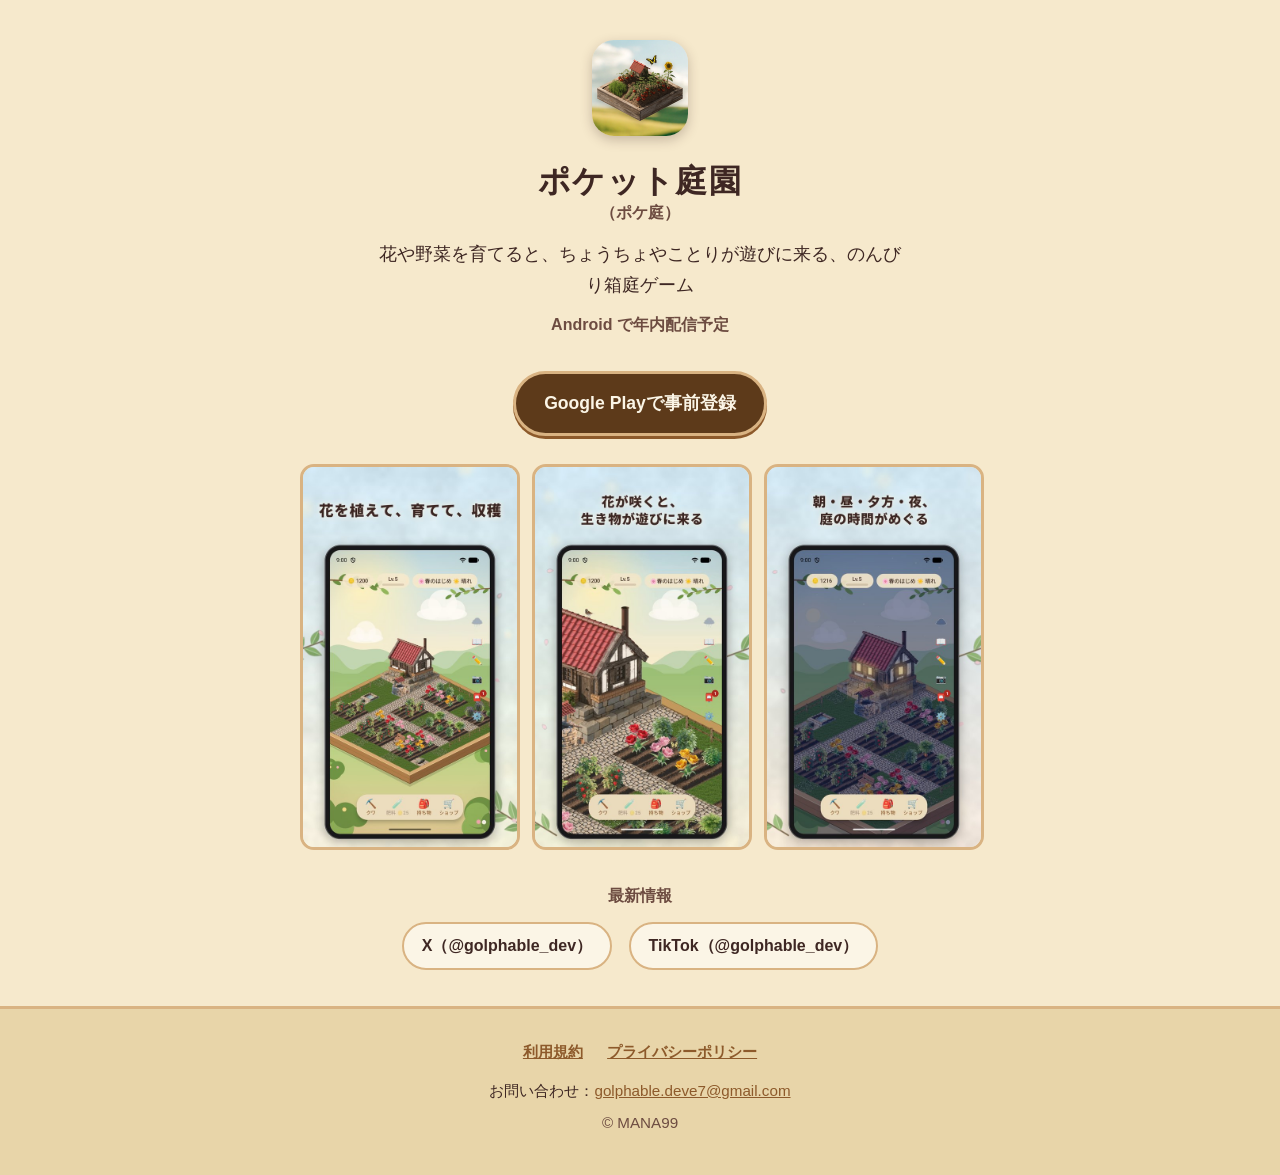
<file: index.html>
<!doctype html>
<html lang="ja">
<head>
  <meta charset="utf-8">
  <meta name="viewport" content="width=device-width, initial-scale=1">
  <title>ポケット庭園（ポケ庭）｜MANA99</title>
  <meta name="description" content="花や野菜を育てると、ちょうちょやことりが遊びに来る、のんびり箱庭ゲーム。Android で年内配信予定。">
  <meta property="og:title" content="ポケット庭園（ポケ庭）">
  <meta property="og:description" content="花や野菜を育てると、ちょうちょやことりが遊びに来る、のんびり箱庭ゲーム。">
  <meta property="og:image" content="https://guumana99.github.io/images/screen_garden.jpg">
  <meta property="og:type" content="website">
  <link rel="icon" href="favicon.png">
  <link rel="stylesheet" href="style.css">
</head>
<body>
  <main>
    <section class="hero">
      <img class="icon" src="images/icon.png" alt="ポケット庭園のアイコン" width="96" height="96">
      <h1>ポケット庭園<span class="short">（ポケ庭）</span></h1>
      <p class="lead">花や野菜を育てると、ちょうちょやことりが遊びに来る、のんびり箱庭ゲーム</p>
      <p class="release">Android で年内配信予定</p>
    </section>

    <div class="cta">
      <a class="button" href="https://play.google.com/store/apps/details?id=com.studioguu.miniaturegarden">Google Playで事前登録</a>
    </div>

    <div class="shots" aria-label="ゲームの画面">
      <img src="images/screen_garden.jpg" alt="花を植えて、育てて、収穫" width="540" height="960" loading="lazy">
      <img src="images/screen_creatures.jpg" alt="花が咲くと、生き物が遊びに来る" width="540" height="960" loading="lazy">
      <img src="images/screen_time.jpg" alt="朝・昼・夕方・夜、庭の時間がめぐる" width="540" height="960" loading="lazy">
    </div>

    <section class="sns">
      <h2>最新情報</h2>
      <a href="https://x.com/golphable_dev">X（@golphable_dev）</a>
      <a href="https://www.tiktok.com/@golphable_dev">TikTok（@golphable_dev）</a>
    </section>
  </main>

  <footer>
    <p class="links">
      <a href="terms.html">利用規約</a>
      <a href="https://guumana99.github.io/privacy-policy_pocketgarden/">プライバシーポリシー</a>
    </p>
    <p>お問い合わせ：<a href="mailto:golphable.deve7@gmail.com">golphable.deve7@gmail.com</a></p>
    <p class="copy">© MANA99</p>
  </footer>
</body>
</html>
</file>
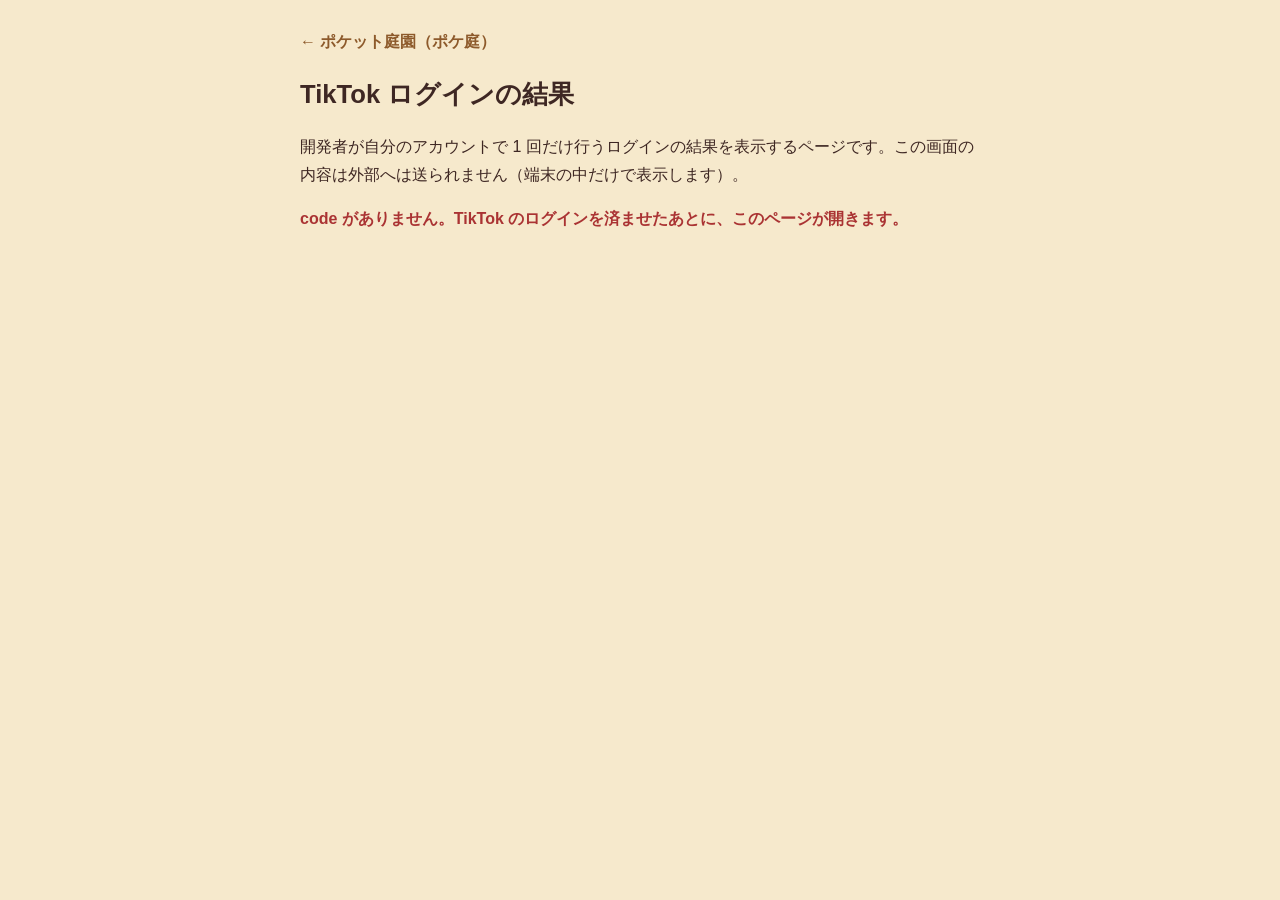
<file: tiktok/callback/index.html>
<!doctype html>
<html lang="ja">
<head>
  <meta charset="utf-8">
  <meta name="viewport" content="width=device-width, initial-scale=1">
  <meta name="robots" content="noindex, nofollow">
  <meta name="referrer" content="no-referrer">
  <title>TikTok ログインの結果｜ポケット庭園（ポケ庭）</title>
  <link rel="icon" href="../../favicon.png">
  <link rel="stylesheet" href="../../style.css">
  <style>
    .code-box { background: var(--parchment-pale); border: 3px solid var(--wood); border-radius: 12px; padding: 16px; margin: 16px 0; word-break: break-all; }
    .code-box .label { font-size: 0.9rem; color: var(--ink-soft); margin: 0 0 4px; }
    .code-box .value { font-size: 1.5rem; font-weight: bold; font-family: ui-monospace, Consolas, monospace; margin: 0 0 12px; }
    .big-button { display: block; width: 100%; font-size: 1.4rem; padding: 14px; border: 3px solid var(--wood-dark); border-radius: 12px; background: var(--wood); color: #fff; cursor: pointer; }
    .ok { color: var(--leaf); font-weight: bold; min-height: 1.6em; }
    .error { color: #a33; font-weight: bold; }
  </style>
</head>
<body>
  <div class="doc">
    <header><a href="../../">← ポケット庭園（ポケ庭）</a></header>
    <h1>TikTok ログインの結果</h1>
    <p>開発者が自分のアカウントで 1 回だけ行うログインの結果を表示するページです。この画面の内容は外部へは送られません（端末の中だけで表示します）。</p>

    <div id="result" hidden>
      <div class="code-box">
        <p class="label">code</p>
        <p class="value" id="code"></p>
        <p class="label">state</p>
        <p class="value" id="state"></p>
      </div>
      <button class="big-button" id="copy" type="button">コピー</button>
      <p class="ok" id="copied" role="status"></p>
      <p>「コピー」を押してから、PC の黒い画面（login.py）に貼り付けて Enter を押してください。</p>
    </div>
    <p class="error" id="error" hidden></p>
  </div>

  <script>
    (function () {
      var q = new URLSearchParams(location.search);
      var code = q.get("code"), state = q.get("state") || "";
      var err = q.get("error");
      var result = document.getElementById("result");
      var error = document.getElementById("error");
      if (err || !code) {
        error.hidden = false;
        error.textContent = err
          ? "ログインが完了しませんでした（" + err + (q.get("error_description") ? "：" + q.get("error_description") : "") + "）。もう一度やり直してください。"
          : "code がありません。TikTok のログインを済ませたあとに、このページが開きます。";
        return;
      }
      document.getElementById("code").textContent = code;
      document.getElementById("state").textContent = state;
      result.hidden = false;
      // 履歴に code が残らないよう、アドレスから取り除く
      try { history.replaceState(null, "", location.pathname); } catch (e) {}
      var text = "code=" + encodeURIComponent(code) + "&state=" + encodeURIComponent(state);
      document.getElementById("copy").addEventListener("click", function () {
        var done = function () { document.getElementById("copied").textContent = "コピーしました。"; };
        if (navigator.clipboard && navigator.clipboard.writeText) {
          navigator.clipboard.writeText(text).then(done, function () { fallback(text, done); });
        } else { fallback(text, done); }
      });
      function fallback(t, done) {
        var ta = document.createElement("textarea");
        ta.value = t; document.body.appendChild(ta); ta.select();
        try { document.execCommand("copy"); done(); } catch (e) { document.getElementById("copied").textContent = "コピーできませんでした。上の code と state を手で選んで貼ってください。"; }
        document.body.removeChild(ta);
      }
    })();
  </script>
</body>
</html>
</file>
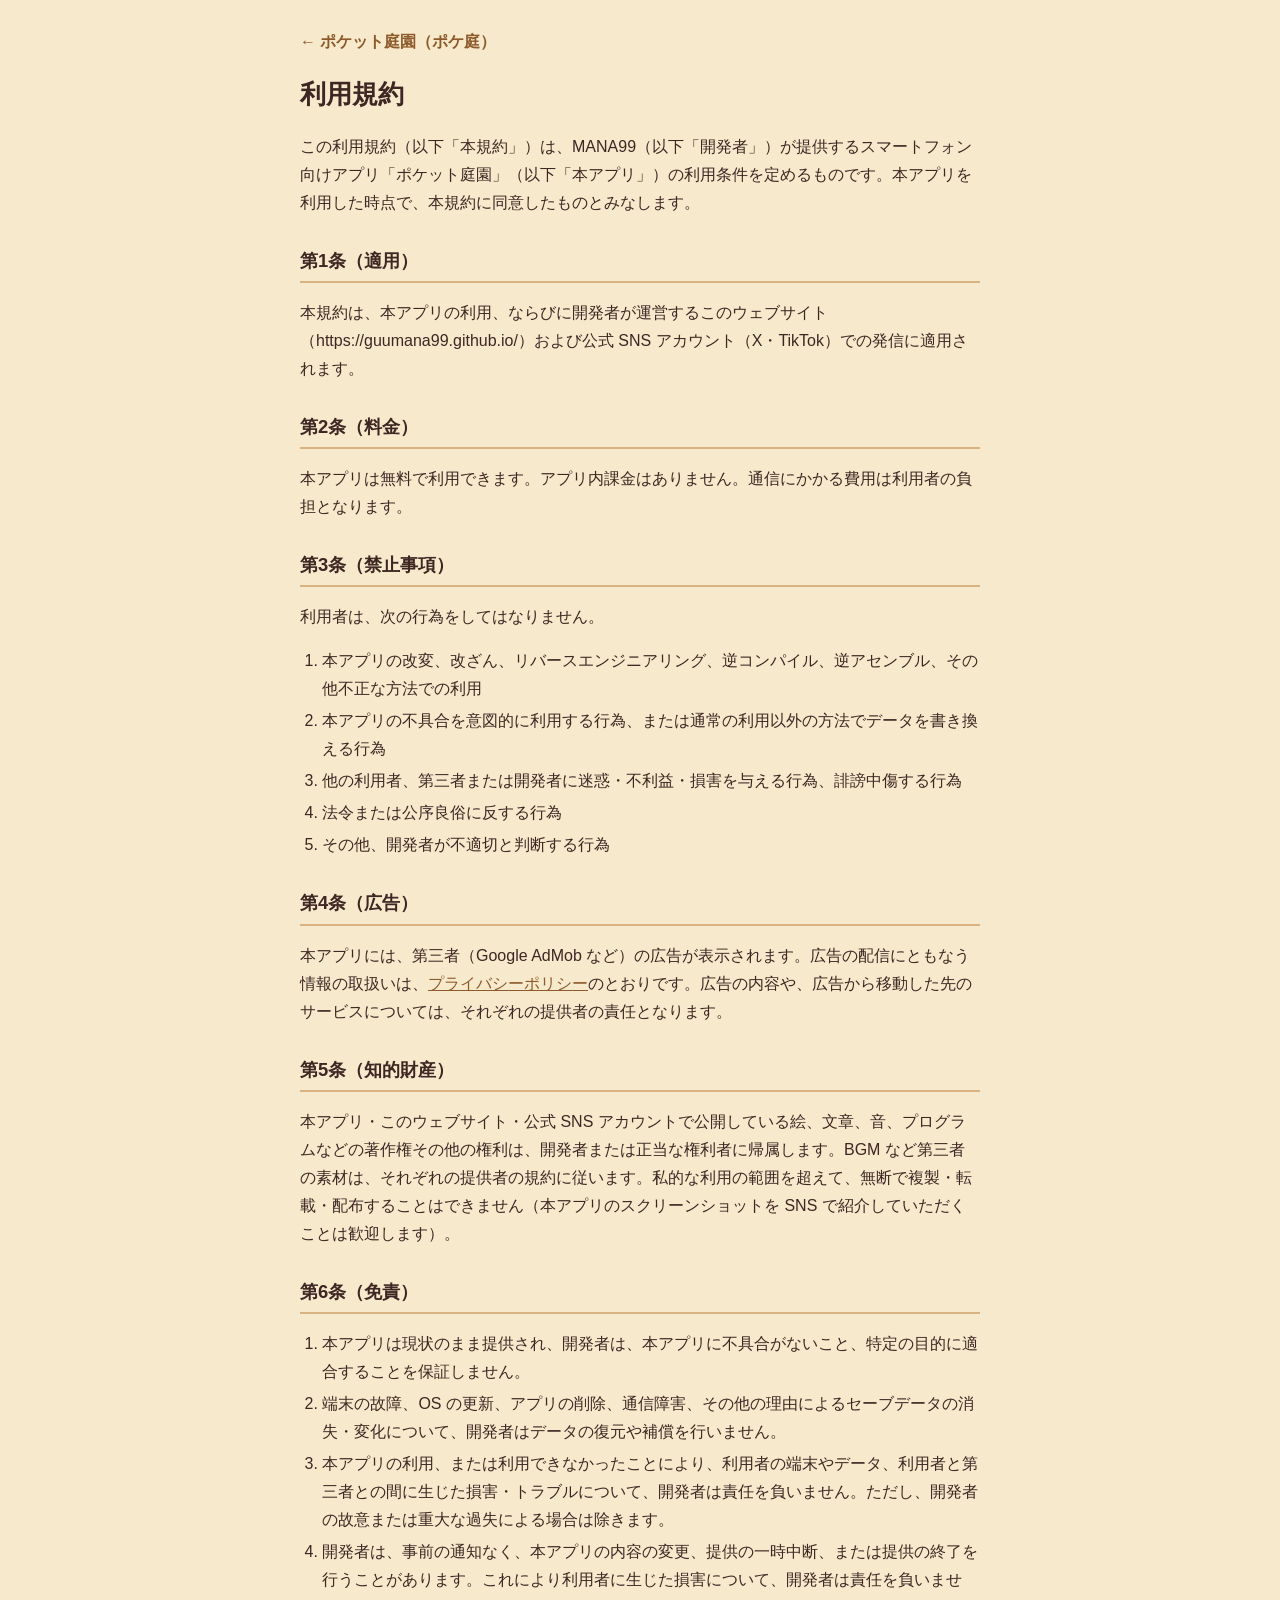
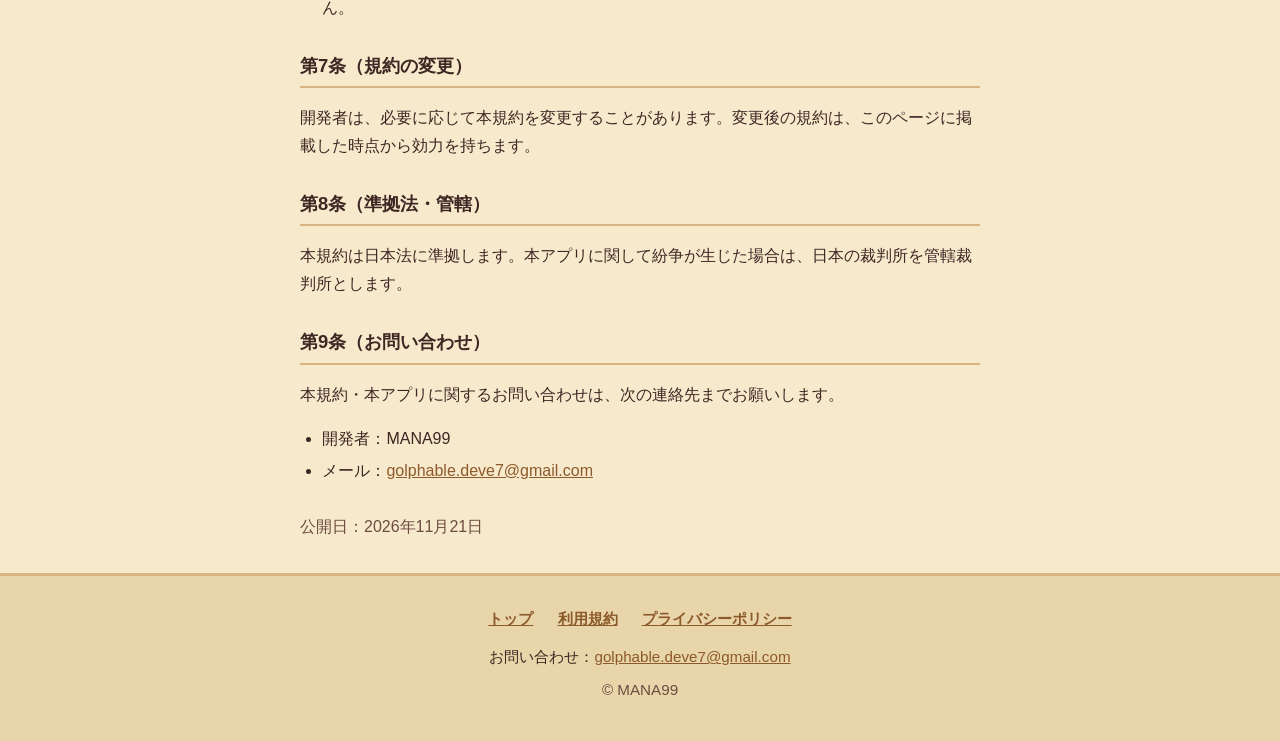
<file: terms.html>
<!doctype html>
<html lang="ja">
<head>
  <meta charset="utf-8">
  <meta name="viewport" content="width=device-width, initial-scale=1">
  <title>利用規約｜ポケット庭園（ポケ庭）</title>
  <link rel="icon" href="favicon.png">
  <link rel="stylesheet" href="style.css">
</head>
<body>
  <div class="doc">
    <header><a href="./">← ポケット庭園（ポケ庭）</a></header>
    <h1>利用規約</h1>

    <p>この利用規約（以下「本規約」）は、MANA99（以下「開発者」）が提供するスマートフォン向けアプリ「ポケット庭園」（以下「本アプリ」）の利用条件を定めるものです。本アプリを利用した時点で、本規約に同意したものとみなします。</p>

    <h2>第1条（適用）</h2>
    <p>本規約は、本アプリの利用、ならびに開発者が運営するこのウェブサイト（https://guumana99.github.io/）および公式 SNS アカウント（X・TikTok）での発信に適用されます。</p>

    <h2>第2条（料金）</h2>
    <p>本アプリは無料で利用できます。アプリ内課金はありません。通信にかかる費用は利用者の負担となります。</p>

    <h2>第3条（禁止事項）</h2>
    <p>利用者は、次の行為をしてはなりません。</p>
    <ol>
      <li>本アプリの改変、改ざん、リバースエンジニアリング、逆コンパイル、逆アセンブル、その他不正な方法での利用</li>
      <li>本アプリの不具合を意図的に利用する行為、または通常の利用以外の方法でデータを書き換える行為</li>
      <li>他の利用者、第三者または開発者に迷惑・不利益・損害を与える行為、誹謗中傷する行為</li>
      <li>法令または公序良俗に反する行為</li>
      <li>その他、開発者が不適切と判断する行為</li>
    </ol>

    <h2>第4条（広告）</h2>
    <p>本アプリには、第三者（Google AdMob など）の広告が表示されます。広告の配信にともなう情報の取扱いは、<a href="https://guumana99.github.io/privacy-policy_pocketgarden/">プライバシーポリシー</a>のとおりです。広告の内容や、広告から移動した先のサービスについては、それぞれの提供者の責任となります。</p>

    <h2>第5条（知的財産）</h2>
    <p>本アプリ・このウェブサイト・公式 SNS アカウントで公開している絵、文章、音、プログラムなどの著作権その他の権利は、開発者または正当な権利者に帰属します。BGM など第三者の素材は、それぞれの提供者の規約に従います。私的な利用の範囲を超えて、無断で複製・転載・配布することはできません（本アプリのスクリーンショットを SNS で紹介していただくことは歓迎します）。</p>

    <h2>第6条（免責）</h2>
    <ol>
      <li>本アプリは現状のまま提供され、開発者は、本アプリに不具合がないこと、特定の目的に適合することを保証しません。</li>
      <li>端末の故障、OS の更新、アプリの削除、通信障害、その他の理由によるセーブデータの消失・変化について、開発者はデータの復元や補償を行いません。</li>
      <li>本アプリの利用、または利用できなかったことにより、利用者の端末やデータ、利用者と第三者との間に生じた損害・トラブルについて、開発者は責任を負いません。ただし、開発者の故意または重大な過失による場合は除きます。</li>
      <li>開発者は、事前の通知なく、本アプリの内容の変更、提供の一時中断、または提供の終了を行うことがあります。これにより利用者に生じた損害について、開発者は責任を負いません。</li>
    </ol>

    <h2>第7条（規約の変更）</h2>
    <p>開発者は、必要に応じて本規約を変更することがあります。変更後の規約は、このページに掲載した時点から効力を持ちます。</p>

    <h2>第8条（準拠法・管轄）</h2>
    <p>本規約は日本法に準拠します。本アプリに関して紛争が生じた場合は、日本の裁判所を管轄裁判所とします。</p>

    <h2>第9条（お問い合わせ）</h2>
    <p>本規約・本アプリに関するお問い合わせは、次の連絡先までお願いします。</p>
    <ul>
      <li>開発者：MANA99</li>
      <li>メール：<a href="mailto:golphable.deve7@gmail.com">golphable.deve7@gmail.com</a></li>
    </ul>

    <p class="dates">公開日：2026年11月21日</p>
  </div>

  <footer>
    <p class="links">
      <a href="./">トップ</a>
      <a href="terms.html">利用規約</a>
      <a href="https://guumana99.github.io/privacy-policy_pocketgarden/">プライバシーポリシー</a>
    </p>
    <p>お問い合わせ：<a href="mailto:golphable.deve7@gmail.com">golphable.deve7@gmail.com</a></p>
    <p class="copy">© MANA99</p>
  </footer>
</body>
</html>
</file>
<file: style.css>
:root {
  --parchment: #f6e9cc;
  --parchment-pale: #fbf5e6;
  --parchment-dark: #e8d5a9;
  --wood-light: #d9b382;
  --wood: #8d5a2b;
  --wood-dark: #5d3a1a;
  --ink: #3e2723;
  --ink-soft: #6d4c41;
  --leaf: #6b8e3a;
}

* { box-sizing: border-box; }

html { -webkit-text-size-adjust: 100%; }

body {
  margin: 0;
  background: var(--parchment);
  color: var(--ink);
  font-family: "Hiragino Maru Gothic ProN", "Hiragino Sans", "BIZ UDPGothic", "Noto Sans JP", "Yu Gothic", "Meiryo", sans-serif;
  line-height: 1.75;
}

a { color: var(--wood); }

main, .doc { max-width: 720px; margin: 0 auto; padding: 0 20px; }

/* Top page */
.hero { text-align: center; padding: 40px 0 8px; }
.hero img.icon { width: 96px; height: 96px; border-radius: 22px; box-shadow: 0 4px 12px rgba(62, 39, 35, .25); }
.hero h1 { margin: 16px 0 0; font-size: 2rem; line-height: 1.3; letter-spacing: .04em; }
.hero h1 .short { display: block; font-size: 1rem; color: var(--ink-soft); font-weight: 700; letter-spacing: 0; }
.hero p.lead { margin: 16px auto 0; font-size: 1.1rem; max-width: 30em; }
.hero p.release { margin: 10px 0 0; color: var(--ink-soft); font-weight: 700; }

.cta { text-align: center; margin: 24px 0 8px; }
.button {
  display: inline-block;
  padding: 14px 28px;
  border-radius: 999px;
  background: var(--wood-dark);
  color: var(--parchment-pale);
  font-weight: 700;
  font-size: 1.1rem;
  text-decoration: none;
  border: 3px solid var(--wood-light);
  box-shadow: 0 3px 0 var(--wood);
}
.button:active { transform: translateY(2px); box-shadow: 0 1px 0 var(--wood); }

.shots {
  display: flex;
  gap: 12px;
  overflow-x: auto;
  scroll-snap-type: x mandatory;
  padding: 20px 4px 12px;
  margin: 0 -20px;
  padding-left: 20px;
  padding-right: 20px;
}
.shots img {
  flex: 0 0 auto;
  width: min(46vw, 220px);
  height: auto;
  border-radius: 14px;
  border: 3px solid var(--wood-light);
  scroll-snap-align: center;
  background: var(--parchment-dark);
}

.sns { text-align: center; margin: 20px 0 8px; }
.sns h2 { font-size: 1rem; color: var(--ink-soft); margin: 0 0 8px; }
.sns a {
  display: inline-block;
  margin: 4px 6px;
  padding: 8px 18px;
  border-radius: 999px;
  border: 2px solid var(--wood-light);
  background: var(--parchment-pale);
  text-decoration: none;
  color: var(--ink);
  font-weight: 700;
}

footer {
  margin-top: 32px;
  padding: 24px 20px 32px;
  background: var(--parchment-dark);
  border-top: 3px solid var(--wood-light);
  text-align: center;
  font-size: .95rem;
}
footer .links a { display: inline-block; margin: 0 10px 6px; font-weight: 700; }
footer p { margin: 6px 0; overflow-wrap: anywhere; }
footer .copy { color: var(--ink-soft); }

/* Documents (terms) */
.doc header { padding: 28px 0 4px; }
.doc header a { text-decoration: none; font-weight: 700; }
.doc h1 { font-size: 1.6rem; margin: 12px 0 16px; }
.doc h2 { font-size: 1.15rem; margin: 28px 0 8px; padding-bottom: 4px; border-bottom: 2px solid var(--wood-light); }
.doc ol, .doc ul { padding-left: 1.4em; }
.doc li { margin: 4px 0; }
.doc .dates { margin-top: 28px; color: var(--ink-soft); }
</file>
